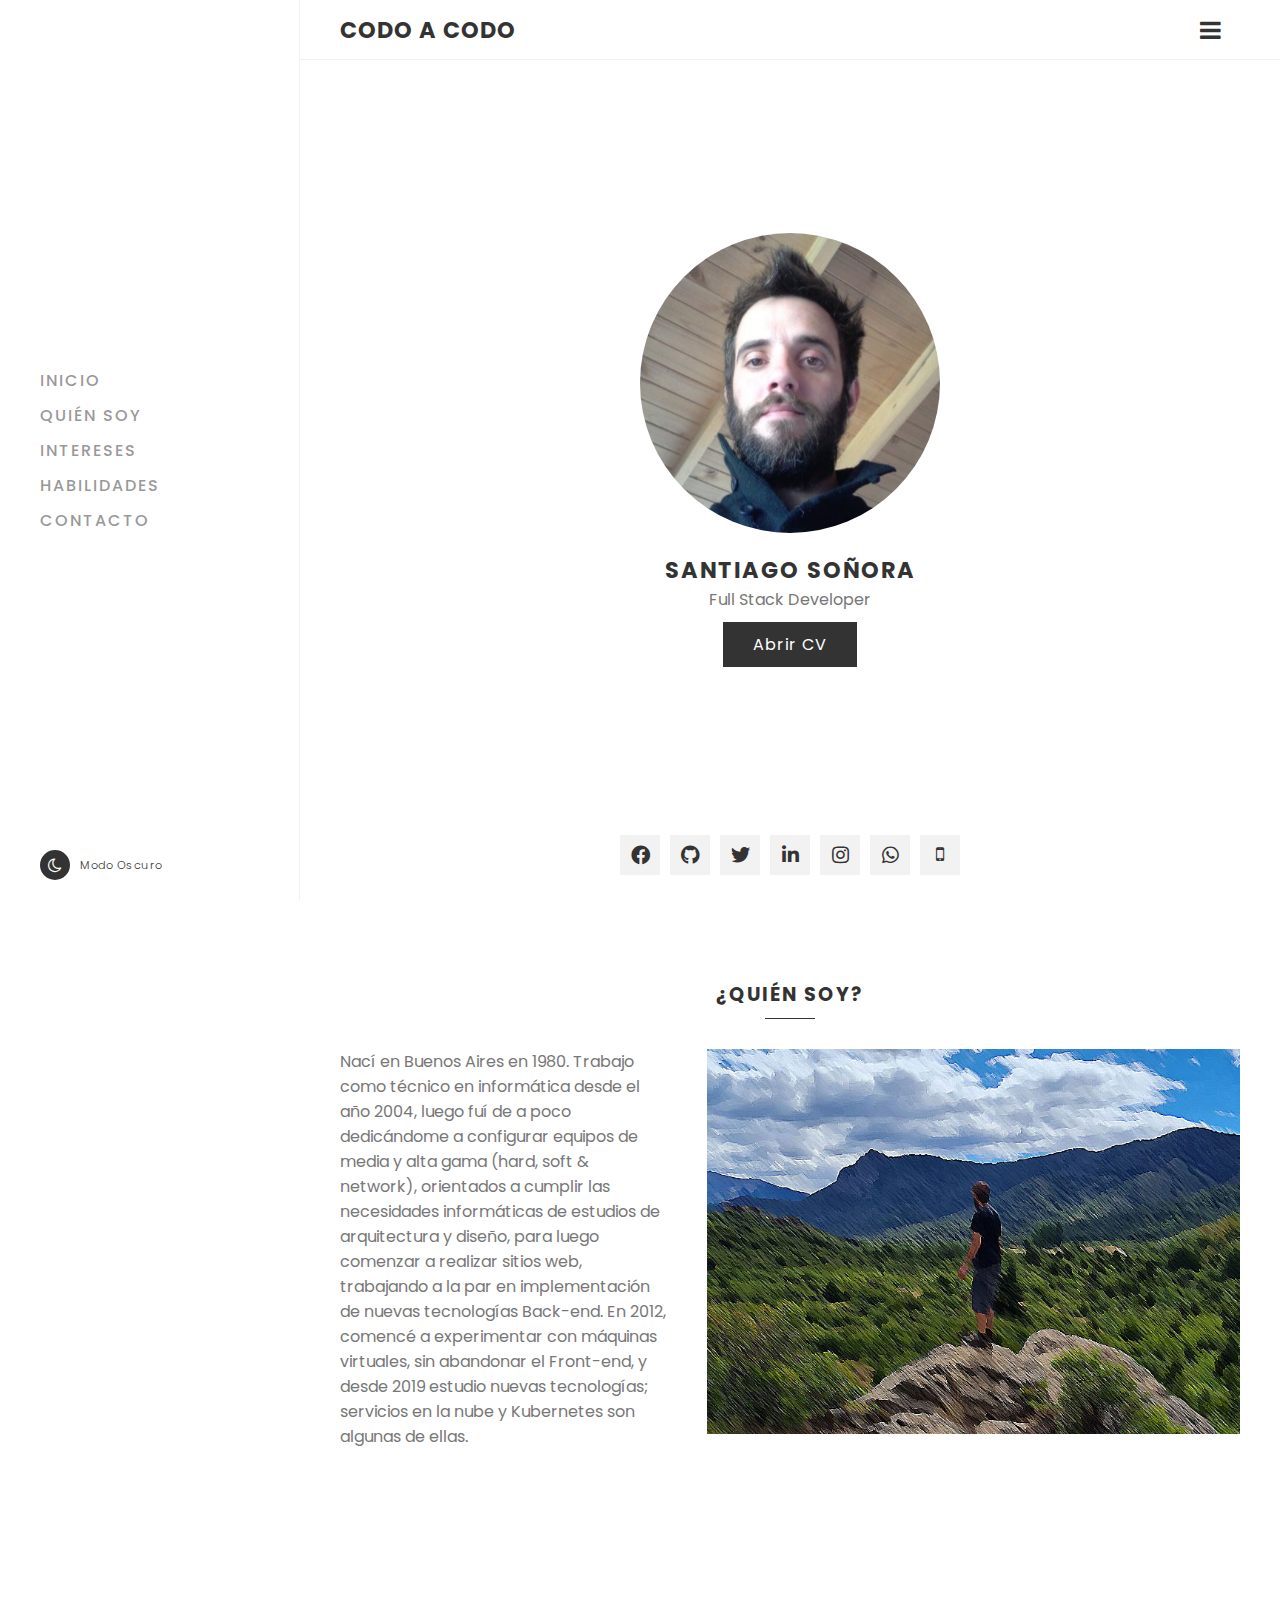
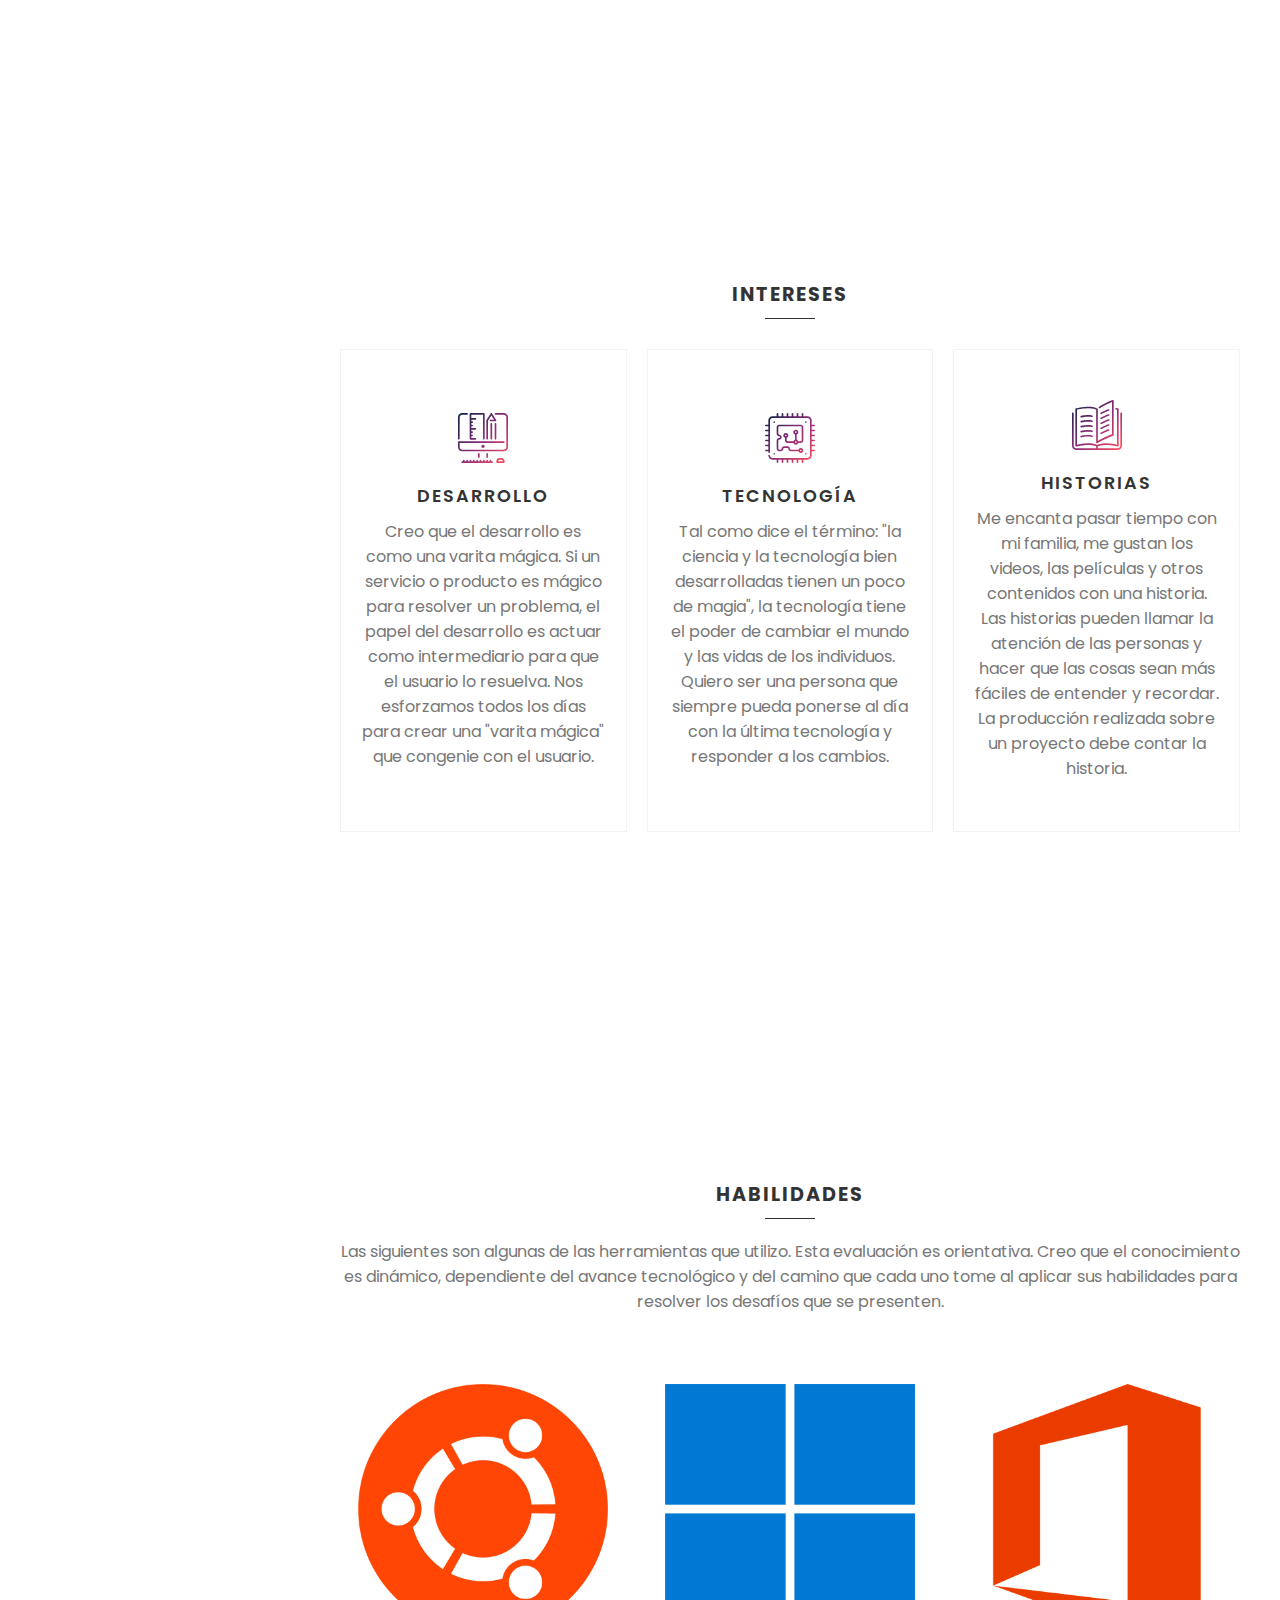
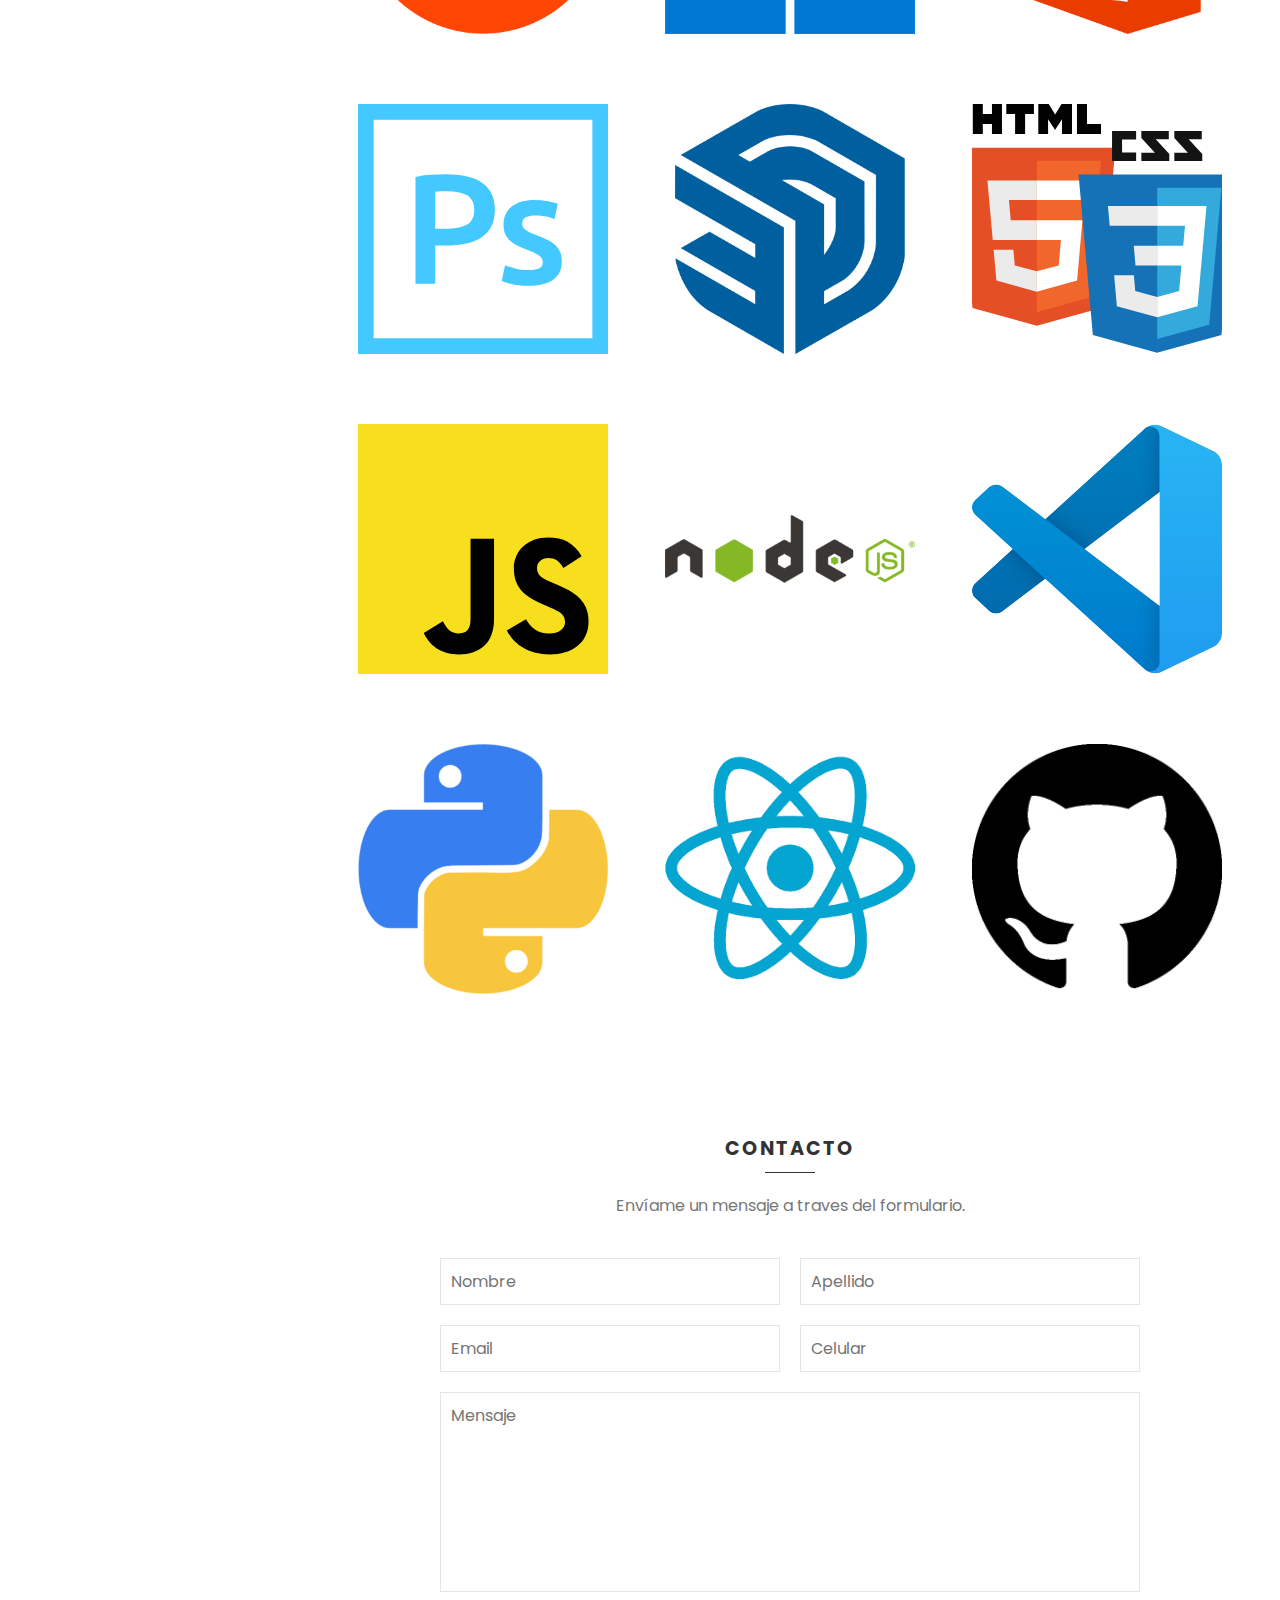
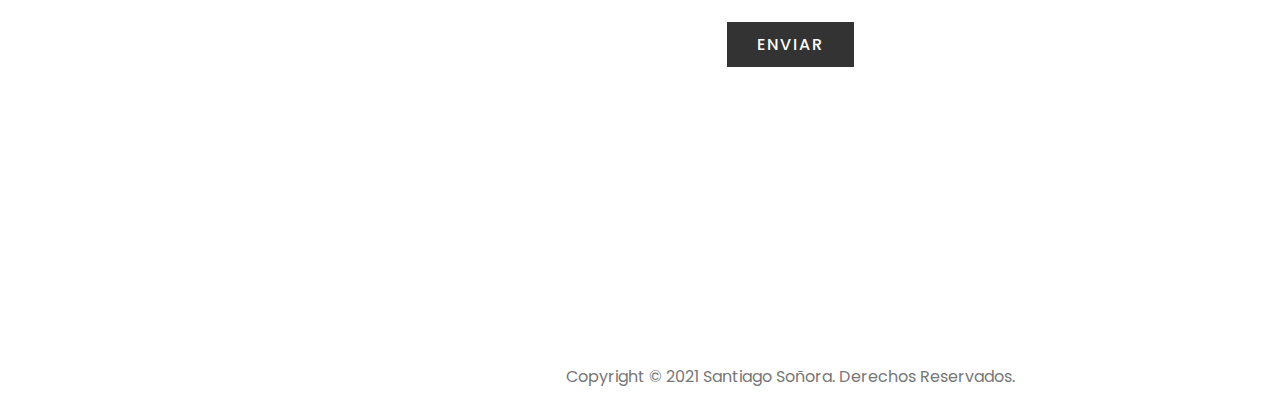
<file: Website/index.html>
<!DOCTYPE html>
<html lang="es">
<head>
    <meta charset="UTF-8">
    <link rel="icon" href="img/S.ico">
    <meta http-equiv="X-UA-Compatible" content="IE=edge">
    <meta name="viewport" content="width=device-width, initial-scale=1.0">
    <title>Santiago Soñora</title>
    <link rel="stylesheet" href="https://cdnjs.cloudflare.com/ajax/libs/font-awesome/5.15.4/css/all.min.css" integrity="sha512-1ycn6IcaQQ40/MKBW2W4Rhis/DbILU74C1vSrLJxCq57o941Ym01SwNsOMqvEBFlcgUa6xLiPY/NS5R+E6ztJQ==" crossorigin="anonymous" referrerpolicy="no-referrer">
    <link rel="stylesheet" href="https://cdnjs.cloudflare.com/ajax/libs/font-awesome/4.7.0/css/font-awesome.css" integrity="sha512-5A8nwdMOWrSz20fDsjczgUidUBR8liPYU+WymTZP1lmY9G6Oc7HlZv156XqnsgNUzTyMefFTcsFH/tnJE/+xBg==" crossorigin="anonymous" referrerpolicy="no-referrer">
    <link rel="stylesheet" href="css/styles.css">
    <script src="https://www.google.com/recaptcha/api.js" async defer></script>
</head>
<body>
    <div class="contenedor">
        <div class="selector">
            <ul>
                <li><a href="#inicio" onclick="toggleMenu();">Inicio</a></li>
                <li><a href="#quiensoy" onclick="toggleMenu();">Quién Soy</a></li>
                <li><a href="#intereses" onclick="toggleMenu();">Intereses</a></li>
                <li><a href="#habilidades" onclick="toggleMenu();">Habilidades</a></li>
                <li><a href="#contacto" onclick="toggleMenu();">Contacto</a></li>
            </ul>
            <div class="tema"></div>
        </div>
        <div class="principal">
            <div class="superior">
                <a href="#" class="logo">Codo a Codo</a>
                <div class="toggle">
                    <i class="fa fa-bars" aria-hidden="true"></i>
                </div>                
            </div>

            <!-- Inicio -->
            <section class="inicio" id="inicio">
                <div class="contenido">
                    <div class="imgBx">
                        <img src="img/user.jpg" alt="">
                    </div>
                    <h3>Santiago Soñora</h3>
                    <p>Full Stack Developer</p>
                    <a href="CV/" class="btn">Abrir CV</a>
                    <ul class="RedesSociales">
                        <li><a href="https://www.facebook.com/sntgchns" title="Facebook" target="_blank"><i class="fab fa-facebook" aria-hidden="true"></i></a></li>
                        <li><a href="https://github.com/sntgchns" title="GitHub" target="_blank"><i class="fab fa-github" aria-hidden="true"></i></a></li>
                        <li><a href="https://twitter.com/santiagochinas" title="Twitter" target="_blank"><i class="fab fa-twitter" aria-hidden="true"></i></a></li>
                        <li><a href="https://linkedin.com/in/sntgchns" title="LinkedIn" target="_blank"><i class="fab fa-linkedin" aria-hidden="true"></i></a></li>
                        <li><a href="https://instagram.com/santiagochinas" title="Instagram" target="_blank"><i class="fab fa-instagram" aria-hidden="true"></i></a></li>
                        <li><a href="https://wa.me/5492944960009" title="WhatsApp" target="_blank"><i class="fab fa-whatsapp" aria-hidden="true"></i></a></li>
						<li><a href="tel:+5492944960009" aria-label="Phone" title="Llamar" target="_blank"><i class="fa fa-mobile" aria-hidden="true"></i></a>
                    </ul>
                </div>
            </section>

            <!-- Quién Soy -->
            <section class="quiensoy ajuste" id="quiensoy">
                <div class="título">
                    <h2>¿Quién Soy?</h2>
                </div>
                <div class="contenido">
                    <div class="textBox">
                        <p>Nací en Buenos Aires en 1980. Trabajo como técnico en informática desde el año 2004, luego fuí de a poco dedicándome a configurar equipos de media y alta gama (hard, soft & network), orientados a cumplir las necesidades informáticas de estudios de arquitectura y diseño, para luego comenzar a realizar sitios web, trabajando a la par en implementación de nuevas tecnologías Back-end. En 2012, comencé a experimentar con máquinas virtuales, sin abandonar el Front-end, y desde 2019 estudio nuevas tecnologías; servicios en la nube y Kubernetes son algunas de ellas.</p>
                    </div>
                    <div class="imgBx">
                        <img src="img/bg1.jpg" alt="">
                    </div>
                </div>
            </section>

            <!-- Intereses -->
            <section class="intereses ajuste" id="intereses">
                <div class="título">
                    <h2>INTERESES</h2>
                    <p></p>
                </div>
                <div class="contenido">
                    <div class="intBox">
                        <img src="img/design-skills.svg" alt="">
                        <h2>DESARROLLO</h2>
                        <p>Creo que el desarrollo es como una varita mágica. Si un servicio o producto es mágico para resolver un problema, el papel del desarrollo es actuar como intermediario para que el usuario lo resuelva. Nos esforzamos todos los días para crear una "varita mágica" que congenie con el usuario.</p>
                    </div>
                    <div class="intBox">
                        <img src="img/tech.svg" alt="">
                        <h2>TECNOLOGÍA</h2>
                        <p>Tal como dice el término: "la ciencia y la tecnología bien desarrolladas tienen un poco de magia", la tecnología tiene el poder de cambiar el mundo y las vidas de los individuos. Quiero ser una persona que siempre pueda ponerse al día con la última tecnología y responder a los cambios.</p>
                    </div>
                    <div class="intBox">
                        <img src="img/book-open.svg" alt="">
                        <h2>HISTORIAS</h2>
                        <p>Me encanta pasar tiempo con mi familia, me gustan los videos, las películas y otros contenidos con una historia. Las historias pueden llamar la atención de las personas y hacer que las cosas sean más fáciles de entender y recordar. La producción realizada sobre un proyecto debe contar la historia.</p>
                    </div>
                </div>
            </section>

            <!-- Habilidades -->
            <section class="habilidades ajuste" id="habilidades">
                <div class="título">
                    <h2>HABILIDADES</h2>
                    <p>Las siguientes son algunas de las herramientas que utilizo. Esta evaluación es orientativa. Creo que el conocimiento es dinámico, dependiente del avance tecnológico y del camino que cada uno tome al aplicar sus habilidades para resolver los desafíos que se presenten.</p>
                </div>
                    <div class="contenido">
                        <div class="habBx">
                            <div class="imgBx">
                                <img src="img/Ubuntu.png" alt="">
                            </div>
                            <div class="textBx">
                                <h3>Linux </h3>
                                <p>7 Años</p>
                            </div>
                        </div>
                        <div class="habBx">
                            <div class="imgBx">
                                <img src="img/Windows.png" alt="">
                            </div>
                            <div class="textBx">
                                <h3>Windows </h3>
                                <p>15 Años</p>
                            </div>
                        </div>
                        <div class="habBx">
                            <div class="imgBx">
                                <img src="img/Office.png" alt="">
                            </div>
                            <div class="textBx">
                                <h3>Office </h3>
                                <p>15 Años</p>
                            </div>
                        </div>
                        <div class="habBx">
                            <div class="imgBx">
                                <img src="img/ps.svg" alt="">
                            </div>
                            <div class="textBx">
                                <h3>Photoshop </h3>
                                <p>3 Años</p>
                            </div>
                        </div>
                        <div class="habBx">
                            <div class="imgBx">
                                <img src="img/SketchUp.png" alt="">
                            </div>
                            <div class="textBx">
                                <h3>SketchUp </h3>
                                <p>7 Años</p>
                            </div>
                        </div>
                        <div class="habBx">
                            <div class="imgBx">
                                <img src="img/html.svg" alt="">
                            </div>
                            <div class="textBx">
                                <h3>HTML/CSS </h3>
                                <p>2 Años</p>
                            </div>
                        </div>
                        <div class="habBx">
                            <div class="imgBx">
                                <img src="img/js.svg" alt="">
                            </div>
                            <div class="textBx">
                                <h3>JavaScript </h3>
                                <p>1 Año</p>
                            </div>
                        </div>
                        <div class="habBx">
                            <div class="imgBx">
                                <img src="img/NodeJS.png" alt="">
                            </div>
                            <div class="textBx">
                                <h3>Node JS </h3>
                                <p>1 Año</p>
                            </div>
                        </div>
                        <div class="habBx">
                            <div class="imgBx">
                                <img src="img/vscode.svg" alt="">
                            </div>
                            <div class="textBx">
                                <h3>Visual Studio Code </h3>
                                <p>2 Años</p>
                            </div>
                        </div>
                        <div class="habBx">
                            <div class="imgBx">
                                <img src="img/Python.png" alt="">
                            </div>
                            <div class="textBx">
                                <h3>Python </h3>
                                <p>1 Año</p>
                            </div>
                        </div>
                        <div class="habBx">
                            <div class="imgBx">
                                <img src="img/React.png" alt="">
                            </div>
                            <div class="textBx">
                                <h3>React JS </h3>
                                <p>1 Año</p>
                            </div>
                        </div>
                        <div class="habBx">
                            <div class="imgBx">
                                <img src="img/github.png" alt="">
                            </div>
                            <div class="textBx">
                                <h3>GitHub </h3>
                                <p>1 Año</p>
                            </div>
                        </div>
                    </div>
            </section>

            <!-- Contacto -->
            <section class="contacto ajuste" id="contacto">
                <div class="título">
                    <h2>Contacto</h2>
                    <p>Envíame un mensaje a traves del formulario.</p>
                </div>
                <form id="capform" action="enviar.php" class="formulario" method="post">
                    <div class="fila">
                        <input type="text" id="nombre" class="nombre" name="nombre" placeholder="Nombre" required>
                        <input type="text" id="apellido" class="apellido" name="apellido" placeholder="Apellido" required>
                    </div>
                    <div class="fila">
                        <input type="email" id="email" class="email" name="email" placeholder="Email" required multiple>
                        <input type="tel" id="celular" class="celular" name="celular" placeholder="Celular" required multiple>
                    </div>
                    <div class="fila2">
                        <textarea id="mensaje" class="mensaje" name="mensaje" placeholder="Mensaje" required></textarea>
                    </div>
                    <div class="fila2">
					<div id='recaptcha' class="g-recaptcha" data-sitekey="6LeWuNsdAAAAADcxyfSU5dlQEMzxI9Xm3KnQP6zh" data-callback="onCompleted" data-size="invisible"></div>
                        <input type="submit" class="btn" value="Enviar">
                    </div>
                </form>
            </section>

            <!-- Copyright -->
            <div class="copyright">
                <p>Copyright © 2021 Santiago Soñora. Derechos Reservados.</p>
            </div>
        </div>
    </div>
	<script>
  	  document.getElementById("capform").addEventListener("submit", function(event) {
      	  console.log('form enviado.');	
      	  if (!grecaptcha.getResponse()) {
      	      console.log('captcha aún incompleto.');	
        	    event.preventDefault(); //evita enviar el formulario antes de que se complete el captcha
        	    grecaptcha.execute();
        	} else {
        	    console.log('form enviado.');
        	}
    	});	
    	onCompleted = function() {
        	console.log('captcha completo.');
        	document.getElementById("capform").submit();
    	}
    </script>
    <script>
        let toggle = document.querySelector('.toggle');
        let superior = document.querySelector('.superior');
        let selector = document.querySelector('.selector');
        let principal = document.querySelector('.principal');        
        let tema = document.querySelector('.tema');
        let body = document.querySelector('body');
        toggle.onclick = function(){
            toggle.classList.toggle('active');
            superior.classList.toggle('active');
            selector.classList.toggle('active');
            principal.classList.toggle('active');
        }
        tema.onclick = function(){
            body.classList.toggle('oscuro');
        }
            function toggleMenu(){
        let selector = document.querySelector('.selector');
        let principal = document.querySelector('.principal');
        selector.classList.remove('active');
        principal.classList.remove('active');
        }
    </script>
</body>
</html>
</file>
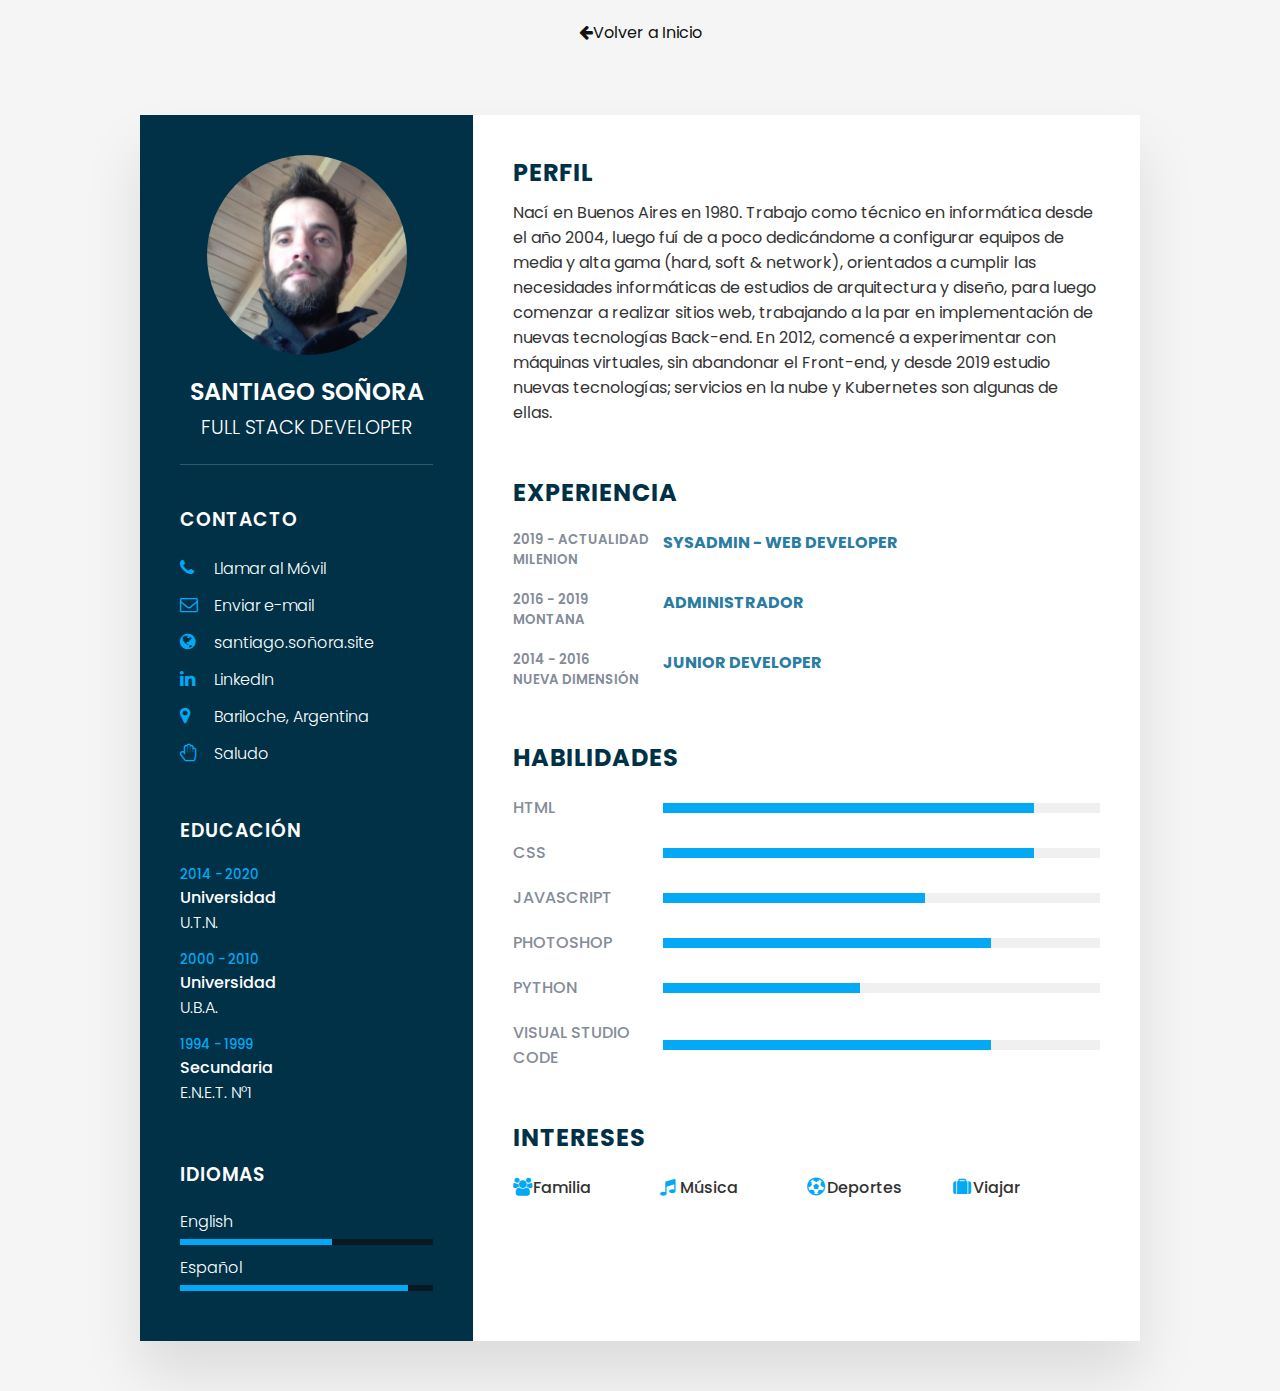
<file: Website/CV/index.html>
<!DOCTYPE html>
<html lang="en">
<head>
    <meta charset="UTF-8">
    <link rel="icon" href="../img/S.ico">
    <meta http-equiv="X-UA-Compatible" content="IE=edge">
    <meta name="viewport" content="width=device-width, initial-scale=1.0">
    <title>CV Santiago Soñora</title>
    <link rel="stylesheet" href="https://cdnjs.cloudflare.com/ajax/libs/font-awesome/4.7.0/css/font-awesome.css" integrity="sha512-5A8nwdMOWrSz20fDsjczgUidUBR8liPYU+WymTZP1lmY9G6Oc7HlZv156XqnsgNUzTyMefFTcsFH/tnJE/+xBg==" crossorigin="anonymous" referrerpolicy="no-referrer" />
    <link rel="stylesheet" href="css/styles.css">
</head>
<body>
    <a href="../" class="mainWebsite"><i class="fa fa-arrow-left" aria-hidden="true"></i>Volver a Inicio</a>
    <div class="container">
        <div class="left_Side">
            <div class="profileText">
                <div class="imgBx">
                    <img src="../img/user.jpg" alt="">
                </div>
                <h2>Santiago Soñora<br><span>Full Stack Developer</span></h2>
            </div>
            <div class="contactInfo">
                <h3 class="title">Contacto</h3>
                <ul>
                    <li>
                        <span class="icon"><i class="fa fa-phone" aria-hidden="true"></i>
                        </span>
                        <span class="text"><a href="tel: +5492944960009">Llamar al Móvil</a></span>
                    </li>
                    <li>
                        <span class="icon"><i class="fa fa-envelope-o" aria-hidden="true"></i>
                        </span>
                        <span class="text"><a href="mailto: santiagosonora@gmail.com">Enviar e-mail</a></span>
                    </li>
                    <li>
                        <span class="icon"><i class="fa fa-globe" aria-hidden="true"></i>
                        </span>
                        <span class="text"><a href="http://santiago.soñora.site/" target="_blank">santiago.soñora.site</a></span>
                    </li>
                    <li>
                        <span class="icon"><i class="fa fa-linkedin" aria-hidden="true"></i>
                        </span>
                        <span class="text"><a href="https://www.linkedin.com/in/sntgchns/" target="_blank">LinkedIn</a></span>
                    </li>
                    <li>
                        <span class="icon"><i class="fa fa-map-marker" aria-hidden="true"></i>
                        </span>
                        <span class="text"><a href="https://www.google.com/maps/place/San+Carlos+de+Bariloche,+R%C3%ADo+Negro/@-41.1280094,-71.4799995,11z/data=!3m1!4b1!4m5!3m4!1s0x961a7b1520c860e5:0x8210ae97cb7b9a65!8m2!3d-41.1334722!4d-71.3102778" target="_blank">Bariloche, Argentina</a></span>
                    </li>
                    <li>
                        <span class="icon"><i class="fa fa-hand-paper-o" aria-hidden="true"></i>
                        </span>
                        <span class="text"><a href="javascript:alert('Gracias por tu visita!');">Saludo</a></span>
                    </li>
                </ul>
            </div>
            <div class="contactInfo education">
                <h3 class="title">Educación</h3>
                <ul>
                    <li>
                        <h5>2014 - 2020</h5>
                        <h4>Universidad</h4>
                        <h4>U.T.N.</h4>
                    </li>
                    <li>
                        <h5>2000 - 2010</h5>
                        <h4>Universidad</h4>
                        <h4>U.B.A.</h4>
                    </li>
                    <li>
                        <h5>1994 - 1999</h5>
                        <h4>Secundaria</h4>
                        <h4>E.N.E.T. N°1</h4>
                    </li>
                </ul>
            </div>
            <div class="contactInfo language">
                <h3 class="title">Idiomas</h3>
                <ul>
                    <li>
                        <span class="text">English</span>
                        <span class="percent">
                            <div style="width: 60%;"></div>
                        </span>
                    </li>
                    <li>
                        <span class="text">Español</span>
                        <span class="percent">
                            <div style="width: 90%;"></div>
                        </span>
                    </li>
                </ul>
            </div>
        </div>
        <div class="right_Side">
            <div class="about">
                <h2 class="title2">Perfil</h2>
                <p>Nací en Buenos Aires en 1980. Trabajo como técnico en informática desde el año 2004, luego fuí de a poco dedicándome a configurar equipos de media y alta gama (hard, soft & network), orientados a cumplir las necesidades informáticas de estudios de arquitectura y diseño, para luego comenzar a realizar sitios web, trabajando a la par en implementación de nuevas tecnologías Back-end. En 2012, comencé a experimentar con máquinas virtuales, sin abandonar el Front-end, y desde 2019 estudio nuevas tecnologías; servicios en la nube y Kubernetes son algunas de ellas.</p>
            </div>
            <div class="about">
                <h2 class="title2">Experiencia</h2>
                <div class="box">
                    <div class="year_company">
                        <h5>2019 - Actualidad</h5>
                        <h5>MileniON</h5>
                    </div>
                    <div class="text">
                        <h4>SysAdmin - Web Developer</h4>
                    </div>
                </div>
                <div class="box">
                    <div class="year_company">
                        <h5>2016 - 2019</h5>
                        <h5>Montana</h5>
                    </div>
                    <div class="text">
                        <h4>Administrador</h4>
                    </div>
                </div>
                <div class="box">
                    <div class="year_company">
                        <h5>2014 - 2016</h5>
                        <h5>Nueva Dimensión</h5>
                    </div>
                    <div class="text">
                        <h4>Junior Developer</h4>
                    </div>
                </div>
            </div>
            <div class="about skills">
                <h2 class="title2">Habilidades</h2>
                <div class="box">
                    <h4>HTML</h4>
                    <div class="percent">
                        <div style="width: 85%;"></div>
                    </div>
                </div>
                <div class="box">
                    <h4>CSS</h4>
                    <div class="percent">
                        <div style="width: 85%;"></div>
                    </div>
                </div>
                <div class="box">
                    <h4>JavaScript</h4>
                    <div class="percent">
                        <div style="width: 60%;"></div>
                    </div>
                </div>
                <div class="box">
                    <h4>Photoshop</h4>
                    <div class="percent">
                        <div style="width: 75%;"></div>
                    </div>
                </div>
                <div class="box">
                    <h4>Python</h4>
                    <div class="percent">
                        <div style="width: 45%;"></div>
                    </div>
                </div>
                <div class="box">
                    <h4>Visual Studio Code</h4>
                    <div class="percent">
                        <div style="width: 75%;"></div>
                    </div>
                </div>
            </div>
            <div class="about interest">
                <h2 class="title2">Intereses</h2>
                <ul>
                    <li><i class="fa fa-users" aria-hidden="true"></i>Familia</li>
                    <li><i class="fa fa-music" aria-hidden="true"></i>Música</li>
                    <li><i class="fa fa-futbol-o" aria-hidden="true"></i>Deportes</li>
                    <li><i class="fa fa-suitcase" aria-hidden="true"></i>Viajar</li>
                </ul>
            </div>
        </div>
    </div>
</body>
</html>
</file>
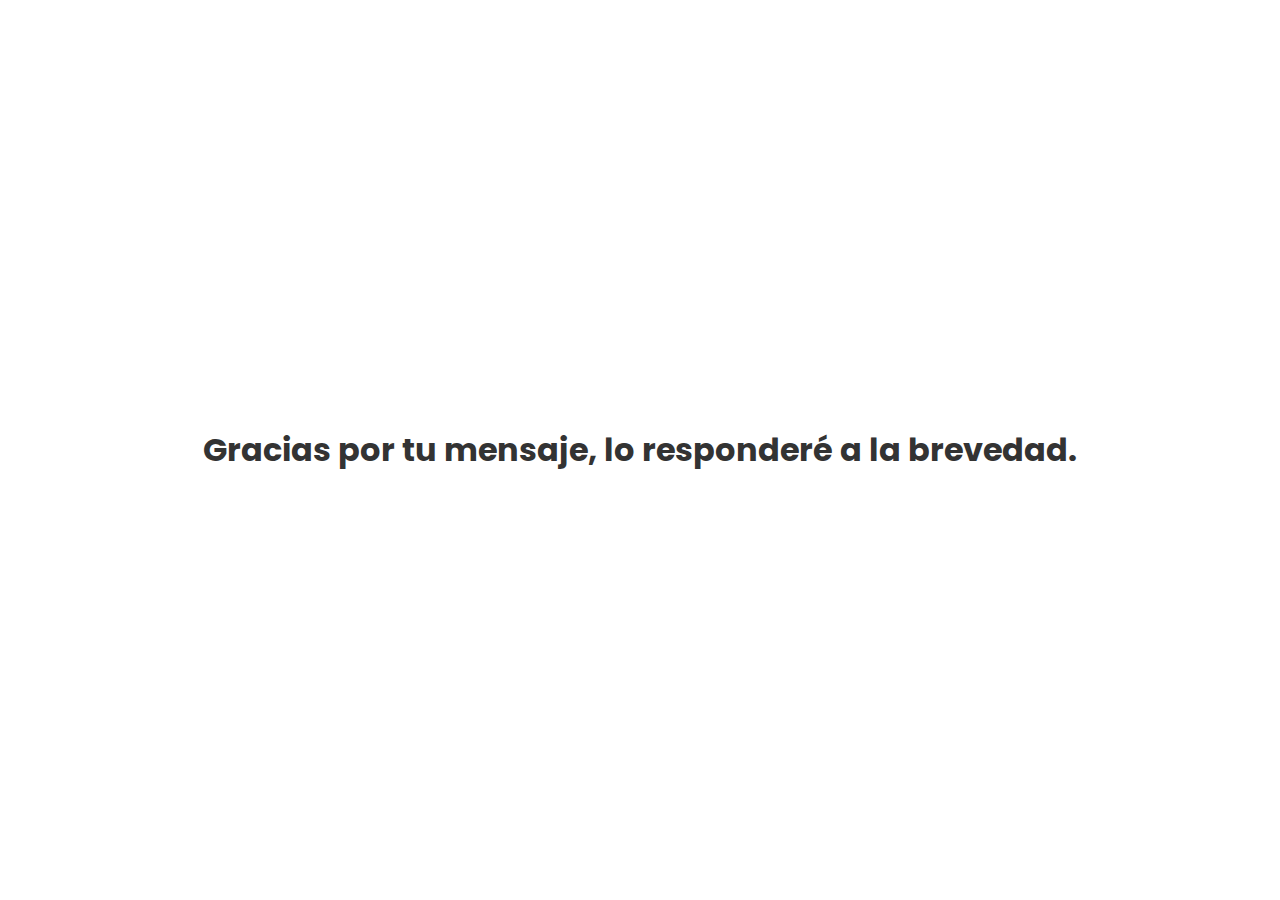
<file: Website/gracias.html>
<!DOCTYPE html>
<html lang="en">
    <head>
        <meta charset="UTF-8">
        <link rel="icon" href="img/S.ico">
        <meta http-equiv="X-UA-Compatible" content="IE=edge">
        <meta name="viewport" content="width=device-width, initial-scale=1.0">
        <title>Santiago Soñora</title>
        <link rel="stylesheet" href="https://cdnjs.cloudflare.com/ajax/libs/font-awesome/4.7.0/css/font-awesome.css" integrity="sha512-5A8nwdMOWrSz20fDsjczgUidUBR8liPYU+WymTZP1lmY9G6Oc7HlZv156XqnsgNUzTyMefFTcsFH/tnJE/+xBg==" crossorigin="anonymous" referrerpolicy="no-referrer" />
        <link rel="stylesheet" href="css/styles.css">
    </head>
<body>
    <h1 style="background: var(--white); color: var(--black); display: flex; justify-content: center; align-items: center; min-height: 100vh; text-align: center;">Gracias por tu mensaje, lo responderé a la brevedad.</h1>
    <meta http-equiv="refresh" content="5; url=https://sntgchns.milenion.com">
</body>
</html>
</file>
<file: Website/css/styles.css>
@import url('https://fonts.googleapis.com/css?family=Poppins:200,300,400,500,600,700,800,900&display=swap');
*
{
    margin: 0;
    padding: 0;
    box-sizing: border-box;
    font-family: 'Poppins', sans-serif;
    scroll-behavior: smooth;
}
:root
{
    --black: #333;
    --black2:#333;
    --white: #fff;
    --white2: #fff;
}
.oscuro
{
    --black: #fff;
    --black2:#444;
    --white: #333;
    --white2: #444;
}
body
{
    overflow-x: hidden;
}
.contenedor
{
    position: relative;
    width: 100%;
}
.selector
{
    position: fixed;
    width: 300px;
    height: 100%;
    border-right: 1px solid rgba(0, 0, 0, 0.05);
    background: var(--white2);
    display: flex;
    justify-content: center;
    align-items: center;
    overflow: hidden;
    transition: width 0.5s, left 0.5s;
}
.oscuro .selector
{
    border-right: 1px solid rgba(0, 0, 0, 0.5);
}
.selector.active
{
    width: 0;
}
.selector ul
{
    position: relative;
    top: 0;
    left: 0;
    width: 100%;
    padding: 20px 40px;
}
.selector ul li
{
    position: relative;
    width: 100%;
    list-style: none;
}
.selector ul li a
{
    position: relative;
    display: block;
    width: 100%;
    margin: 10px 0;
    white-space: normal;
    display: flex;
    text-transform: uppercase;
    text-decoration: none;
    color: var(--black);
    font-weight: 500;
    letter-spacing: 2px;
    opacity: 0.5;
}
.selector ul li a:hover
{
    opacity: 1;
}
.principal
{
    position: absolute;
    width: calc(100% - 300px);
    left: 300px;
    background: var(--white);
    min-height: 100vh;
    transition: width 0.5s, left 0.5s;
}
.principal.active
{    
    width: calc(100% - 0px);
    left: 0px;
}
.principal .superior
{
    position: fixed;
    top: 0;
    width: calc(100% - 300px);
    left: 300px;
    background: var(--white2);
    border-bottom: 1px solid rgba(0, 0, 0, 0.05);
    height: 60px;
    padding: 0 40px;
    display: flex;
    justify-content: space-between;
    align-items: center;
    z-index: 1000;
    transition: width 0.5s, left 0.5s;
}
.oscuro .principal .superior
{
    border-bottom: 1px solid rgba(0, 0, 0, 0.5);
}
.principal .superior.active
{
    width: calc(100% - 0px);
    left: 0px;
}
.principal .superior .logo
{
    color: var(--black);
    font-weight: 700;
    text-decoration: none;
    font-size: 1.4em;
    text-transform: uppercase;
    letter-spacing: 1px;
}
.principal .superior .toggle
{
    position: relative;
    width: 60px;
    height: 60px;
    cursor: pointer;
    display: flex;
    justify-content: center;
    align-items: center;
    font-size: 24px;
    color: var(--black);
}
section
{
    position: relative;
    min-height: 100vh;
}
.inicio
{
    display: flex;
    justify-content: center;
    align-items: center;
    padding: 0 20px;
}
.inicio .contenido
{
    display: flex;
    flex-direction: column;
    align-items: center;
    justify-content: center;
}
.inicio .imgBx
{
    position: relative;
    width: 300px;
    height: 300px;
    overflow: hidden;
    border-radius: 50%;
    margin-bottom: 20px;
}
.inicio .imgBx img
{
    position: absolute;
    top: 0;
    left: 0;
    width: 100%;
    height: 100%;
    object-fit: cover;
}
h3
{
    position: relative;
    font-size: 1.4em;
    color: var(--black);
    letter-spacing: 2px;
    text-transform: uppercase;
}
p
{
    color: #777;
}
.oscuro p
{
    color: var(--black);
}
.btn
{
    position: relative;
    display: inline-block;
    padding: 10px 30px;
    background: var(--black2);
    color: #fff;
    font-weight: 400;
    letter-spacing: 1px;
    margin-top: 10px;
    text-decoration: none;
}
.oscuro .btn:hover
{
    background: #2196f3;
}
.RedesSociales
{
    position: absolute;
    bottom: 20px;
    display: flex;
}
.RedesSociales li
{
    list-style: none;
}
.RedesSociales li a
{
    display: inline-block;
    width: 40px;
    height: 40px;
    background: rgba(0, 0, 0, 0.05);
    margin: 5px;
    display: flex;
    justify-content: center;
    align-items: center;
    text-decoration: none;
    color: var(--black);
    font-size: 1.2em;
}
.RedesSociales li a:hover
{
    background: var(--black2);
    color: #fff;
}
.oscuro .RedesSociales li a:hover
{
    background: #2196f3;
}
.ajuste
{
    position: relative;
    min-height: 100vh;
    width: 100%;
    padding: 0 40px;
    padding-top: 80px;
    background: var(--white);
    color: var(--black);
    display: inline-block;
}
.título
{
    width: 100%;
    text-align: center;
}
.título h2
{
    position: relative;
    text-transform: uppercase;
    letter-spacing: 2px;
    font-size: 1.2em;
    margin-bottom: 30px;
}
.título h2::before
{
    content: '';
    position: absolute;
    left: 50%;
    transform: translateX(-50%);
    bottom: -10px;
    width: 50px;
    height: 1px;
    background: var(--black);
}
.quiensoy .contenido
{
    display: flex;
    justify-content: space-between;
    margin-top: 40px;
}
.quiensoy .contenido .textBox
{
    width: 49%;
    min-height: 49%;
}
.quiensoy .contenido .imgBx
{
    margin-left: 40px;
}
.quiensoy .contenido .imgBx img
{
    max-width: 100%;
}
.intereses .contenido
{
    display: grid;
    grid-template-columns: repeat(3,1fr);
    grid-gap: 20px;
    margin: 40px 0;
}
.intereses .contenido .intBox
{
    border: 1px solid rgba(0, 0, 0, 0.05);
    padding: 50px 20px;
    display: flex;
    background: var(--white2);
    justify-content: center;
    align-items: center;
    flex-direction: column;
}
.oscuro .intereses .contenido .intBox:hover
{
    background: #2196f3;
}
.intereses .contenido .intBox img
{
    max-width: 50px;
}
.oscuro .intereses .contenido .intBox img
{
    filter: hue-rotate(315deg);
}
.intereses .contenido .intBox h2
{
    font-size: 1.1em;
    margin-top: 20px;
    margin-bottom: 10px;
    font-weight: 600;
    color: var(--black);
    text-align: center;
    letter-spacing: 2px;
    text-transform: uppercase;
}
.intereses .contenido .intBox p
{
    text-align: center;
}
.habilidades .contenido
{
    display: grid;
    grid-template-columns: repeat(3,1fr);
    grid-gap: 20px;
    margin: 40px 0;
}
.habilidades .contenido .habBx
{
    position: relative;
    width: 100%;
    height: 300px;
    overflow: hidden;
}
.habilidades .contenido .habBx .imgBx
{
    position: relative;
    width: 250px;
    height: 250px;
    margin: 30px auto;
    transform: translateY(0);
    transition: 0.5s ease-in-out;
}
.oscuro .habilidades .contenido .habBx .imgBx
{
    filter: drop-shadow(0px 0px 10px #222);
}
.habilidades .contenido .habBx:hover .imgBx
{
    transform: translateY(-100%);
}
.habilidades .contenido .habBx .imgBx img
{
    position: absolute;
    top: 0;
    left: 0;
    width: 100%;
    height: 100%;
    object-fit: cover;
}
.habilidades .contenido .habBx .textBx
{
    position: absolute;
    top: 0;
    left: 0;
    width: 100%;
    height: 100%;
    background: var(--black);
    display: flex;
    flex-direction: column;
    justify-content: center;
    align-items: center;
    transform: translateY(100%);
    transition: 0.5s ease-in-out;
}
.oscuro .habilidades .contenido .habBx .textBx
{
    background: #444;
}
.habilidades .contenido .habBx:hover .textBx
{    
    transform: translateY(0);
}
.habilidades .contenido .habBx .textBx h3
{
    color: #fff;
    font-size: 1em;
}
.testimonials .contenido
{
    display: grid;
    grid-template-columns: repeat(2,1fr);
    grid-gap: 20px;
    margin: 40px 0;
}
.testimonials .contenido .testimonialsBox
{
    background: var(--white2);
    border: 1px solid rgba(0, 0, 0, 0.05);
    box-shadow: 0 5px 15px rgba(0, 0, 0, 0.05);
    padding: 20px;
}
.oscuro .testimonials .contenido .testimonialsBox:hover
{
    background: #2196f3;
}
.testimonials .contenido .testimonialsBox .imgBx
{
    position: relative;
    width: 80px;
    height: 80px;
    margin-bottom: 10px;
}
.testimonials .contenido .testimonialsBox .imgBx img
{
    position: absolute;
    top: 0;
    left: 0;
    width: 100%;
    height: 100%;
    object-fit: cover;
}
.testimonials .contenido .testimonialsBox p
{
    font-style: italic;
}
.testimonials .contenido .testimonialsBox h4
{
    text-align: right;
    margin-top: 20px;
    text-transform: uppercase;
    letter-spacing: 2px;
    font-size: 1em;
    color: var(--black);
    line-height: 1.2em;
    font-weight: 600;
    border-right: 4px solid var(--black);
    padding-right: 10px;
}
.testimonials .contenido .testimonialsBox h4 span
{
    text-transform: initial;
    color: #aaa;
    letter-spacing: 1px;
    font-weight: 300;
    font-size: 0.7em;
}
.contacto
{
    display: flex;
    justify-content: flex-start;
    align-items: center;
    flex-direction: column;
}
.contacto .formulario
{
    position: relative;
    width: 100%;
    max-width: 700px;
    margin-top: 20px;
}
.contacto .formulario .fila
{
    width: 100%;
    display: grid;
    grid-template-columns: repeat(2,1fr);
    grid-gap: 20px;
    margin-top: 20px;
}
.contacto .formulario .fila2
{
    width: 100%;
    display: flex;
    justify-content: center;
    align-items: center;
    margin-top: 20px;
}
.contacto .formulario .fila input,
.contacto .formulario .fila2 textarea
{
    width: 100%;
    padding: 10px;
    border: none;
    outline: none;
    color: var(--black);
    background: var(--white2);
    font-size: 16px;
    border: 1px solid rgba(0, 0, 0, 0.1);
}
.contacto .formulario .fila  input[type="number"]::-webkit-inner-spin-button
{
    -webkit-appearance: none;
    margin: 0;
}
.contacto .formulario .fila2 textarea
{
    resize: none;
    height: 200px;
}
.contacto .formulario .fila2 input[type="submit"]
{
    background: var(--black2);
    color: #fff;
    padding: 10px 30px;
    display: inline-block;
    font-weight: 500;
    letter-spacing: 2px;
    cursor: pointer;
    font-size: 16px;
    text-transform: uppercase;
    max-width: 150px;
    border: none;
}
.oscuro .contacto .formulario .fila2 input[type="submit"]:hover
{
    background: #2196f3;
}
.copyright
{
    position: relative;
    bottom: 0;
    padding: 10px 40px;
    text-align: center;
}
.tema
{
    position: absolute;
    bottom: 20px;
    left: 40px;
    width: 30px;
    height: 30px;
    background: var(--black);
    color: var(--white);
    cursor: pointer;
    border-radius: 50%;
    display: flex;
    justify-content: center;
    align-items: center;
}
.tema::before
{
    content: '\f186';
    font-family: fontAwesome;
}
.oscuro .tema::before
{
    content: '\f185';
    font-family: fontAwesome;
}
.tema::after
{
    content: 'Modo Oscuro';
    position: absolute;
    left: 40px;
    font-size: 0.7em;
    color: var(--black);
    white-space: nowrap;
    font-weight: 300;
    letter-spacing: 1px;
    pointer-events: none;
}
.oscuro .tema::after
{
    content: 'Modo Claro';
}
@media (max-width: 992px)
{
    .tema
    {
        left: 20px;
    }
    .selector
    {
        left: -100%;
    }
    .selector.active
    {
        left: 0;
        width: 100%;
    }
    .principal
    {
        width: 100%;
        left: 0;
    }
    .principal.active
    {
        left: 100%;
    }
    .principal .superior
    {
        width: 100%;
        left: 0;
        padding: 0 20px;
    }
    .selector ul
    {
        padding: 20px 20px;
    }
    .inicio .imgBx
    {
        width: 250px;
        height: 250px;
    }
    .inicio h3,
    .inicio p
    {
        text-align: center;
    }
    .ajuste
    {
        padding: 0 20px;
        padding-top: 80px;
    }
    .quiensoy .contenido
    {
        flex-direction: column;
    }
    .quiensoy .contenido .textBox
    {
        width: 100%;
        min-width: 100%;
    }
    .quiensoy .contenido .imgBx
    {
        margin-left: 0;
        margin-top: 20px;
    }
    .intereses .contenido
    {
        grid-template-columns: repeat(2,1fr);
    }
    .habilidades .contenido
    {
        grid-template-columns: repeat(2,1fr);
    }
}
@media (max-width: 767px)
{
    .intereses .contenido
    {
        grid-template-columns: repeat(1,1fr);
    }
    .habilidades .contenido
    {
        grid-template-columns: repeat(1,1fr);
    }
    .testimonials .contenido
    {
        grid-template-columns: repeat(1,1fr);
    }
    .contacto .formulario .fila
    {
        grid-template-columns: repeat(1,1fr);
    }
    .contacto
    {
        margin-bottom: 100px;
    }
    .copyright
    {
        padding: 10px 20px;
    }
}
@media (max-width: 480px)
{
    .selector
    {
        left: -100%;
    }
    .selector ul
    {
        height: 65%;
    }
    .selector ul li a
    {
        padding: 12px;
        font-size: 26px;
        letter-spacing: 10px;
    }
    .selector.active ul li a
    {
        padding: 12px;
        font-size: 26px;
        letter-spacing: 10px;
    }
    .selector.active ul li a:hover
    {
        padding: 12px;
        font-size: 26px;
        letter-spacing: 10px;
        opacity: 1;
    }
    .selector.active
    {
        left: 0;
        width: 100%;
    }
    .principal
    {
        width: 100%;
        left: 0;
    }
    .principal.active
    {
        left: -500px;
    }
    .principal .superior
    {
        width: 100%;
        left: 0;
        padding: 0 20px;
    }
    .principal .superior.active
    {
        width: 100%;
        left: 0;
        padding: 0 20px;
    }
    .tema
    {
        bottom: 66px;
    }
}
</file>
<file: Website/CV/css/styles.css>
@import url('https://fonts.googleapis.com/css?family=Poppins:200,300,400,500,600,700,800,900&display=swap');
*
{
    margin: 0;
    padding: 0;
    box-sizing: border-box;
    font-family: 'Poppins', sans-serif;
}
body
{
    background: #f5f5f5;
    display: flex;
    justify-content: center;
    align-items: center;
    flex-direction: column;
    min-height: 100vh;
}
.mainWebsite
{
    margin: 20px 0;
    color: #111;
    text-decoration: none;
}
.back
{
    margin: 40px 0 0;
    color: #333;
    text-decoration: none;
}
.container
{
    position: relative;
    width: 100%;
    max-width: 1000px;
    min-height: 1000px;
    background: #fff;
    margin: 50px;
    display: grid;
    grid-template-columns: 1fr 2fr;
    box-shadow: 0 35px 55px rgba(0, 0, 0, 0.1);
}
.container .left_Side
{
    position: relative;
    background: #003147;
    padding: 40px;
}
.profileText
{
    position: relative;
    display: flex;
    flex-direction: column;
    align-items: center;
    padding-bottom: 20px;
    border-bottom: 1px solid rgba(255, 255, 255, 0.2);
}
.profileText .imgBx
{
    position: relative;
    width: 200px;
    height: 200px;
    border-radius: 50%;
    overflow: hidden;
}
.profileText .imgBx img
{
    position: absolute;
    top: 0;
    left: 0;
    width: 100%;
    height: 100%;
    object-fit: cover;
}
.profileText h2
{
    color: #fff;
    font-size: 1.5em;
    margin-top: 20px;
    text-transform: uppercase;
    text-align: center;
    font-weight: 600;
    line-height: 1.4em;
}
.profileText h2 span
{
    font-size: 0.8em;
    font-weight: 300;
}
.contactInfo
{
    padding-top: 40px;
}
.title
{
    color: #fff;
    text-transform: uppercase;
    font-weight: 600;
    letter-spacing: 1px;
    margin-bottom: 20px;
}
.contactInfo ul
{
    position: relative;
}
.contactInfo ul li
{
    position: relative;
    list-style: none;
    margin: 10px 0;
    cursor: pointer;
}
.contactInfo ul li .icon
{
    display: inline-block;
    width: 30px;
    font-size: 18px;
    color: #03a9f4;
}
.contactInfo ul li span
{
    color: #fff;
    font-weight: 300;
}
.contactInfo ul li span a
{
    color: #fff;
    font-weight: 300;
    text-decoration: none;
}
.contactInfo.education li
{
    margin-bottom: 15px;
}
.contactInfo.education h5
{
    color: #03a9f4;
    font-weight: 500;
}
.contactInfo.education h4:nth-child(2)
{
    color: #fff;
    font-weight: 500;
}
.contactInfo.education h4
{
    color: #fff;
    font-weight: 300;
}
.contactInfo.language .percent
{
    position: relative;
    width: 100%;
    height: 6px;
    background: #081921;
    display: block;
    margin-top: 5px;
}
.contactInfo.language .percent div
{
    position: absolute;
    top: 0;
    left: 0;
    height: 100%;
    background: #03a9f4;
}
.container .right_Side
{
    position: relative;
    background: #fff;
    padding: 40px;
}
.about
{
    margin-bottom: 50px;
}
.about:last-child
{
    margin-bottom: 0;
}
.title2
{
    color: #003147;
    text-transform: uppercase;
    letter-spacing: 1px;
    margin-bottom: 10px;
}
p
{
    color: #333;
}
.about .box
{
    display: flex;
    flex-direction: row;
    margin: 20px 0;
}
.about .box .year_company
{
    min-width: 150px;
}
.about .box .year_company h5
{
    text-transform: uppercase;
    color: #848c98;
    font-weight: 600;
}
.about .box .text h4
{
    text-transform: uppercase;
    color: #2a7da2;
    font-size: 16px;
}
.skills .box
{
    position: relative;
    width: 100%;
    display: grid;
    grid-template-columns: 150px 1fr;
    justify-content: center;
    align-items: center;
}
.skills .box h4
{
    text-transform: uppercase;
    color: #848c99;
    font-weight: 500;
}
.skills .box .percent
{
    position: relative;
    width: 100%;
    height: 10px;
    background: #f0f0f0;
}
.skills .box .percent div
{
    position: absolute;
    top: 0;
    left: 0;
    height: 100%;
    background: #03a9f4;
}
.interest ul
{
    display: grid;
    grid-template-columns: repeat(4,1fr);
}
.interest ul li
{
    list-style: none;
    color: #333;
    font-weight: 500;
    margin: 10px 0;
}
.interest ul li .fa
{
    color: #03a9f4;
    font-size: 18px;
    width: 20px;
}
@media (max-width: 1000px)
{
    .container
    {
        margin: 10px;
        grid-template-columns: repeat(1,1fr);
    }
    .interest ul
    {
        grid-template-columns: repeat(2,1fr);
    }
}
@media (max-width: 600px)
{
    .about .box
    {
        flex-direction: column;
    }
    .about .box .year_company
    {
        margin-bottom: 5px;
    }
    .interest ul
    {
        grid-template-columns: repeat(1,1fr);
    }
    .skills .box
    {
        grid-template-columns: repeat(1,1fr);
    }
}
</file>
